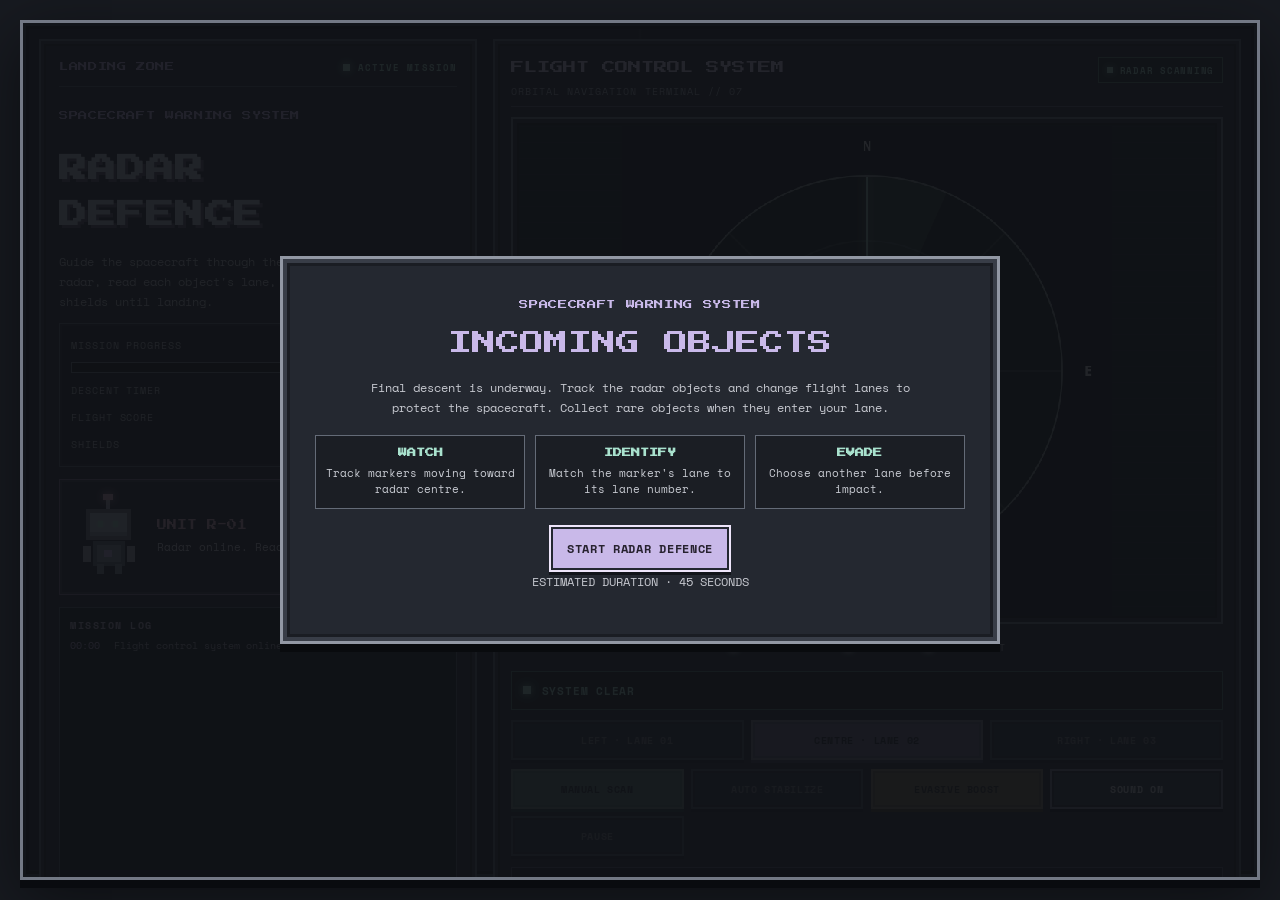
<file: game4.html>
<!DOCTYPE html>
<html lang="en">
<head>
    <meta charset="UTF-8">
    <meta name="viewport" content="width=device-width, initial-scale=1.0">
    <meta name="theme-color" content="#171a20">
    <title>Landing Zone | Radar Defence</title>
    <link rel="preconnect" href="https://fonts.googleapis.com">
    <link rel="preconnect" href="https://fonts.gstatic.com" crossorigin>
    <link href="https://fonts.googleapis.com/css2?family=Press+Start+2P&family=Space+Mono:wght@400;700&display=swap" rel="stylesheet">
    <link rel="stylesheet" href="game4.css">
</head>
<body class="game4-page">
    <main id="game4-root" aria-label="Landing Zone Radar Defence"></main>
    <script src="game4.js"></script>
</body>
</html>
</file>
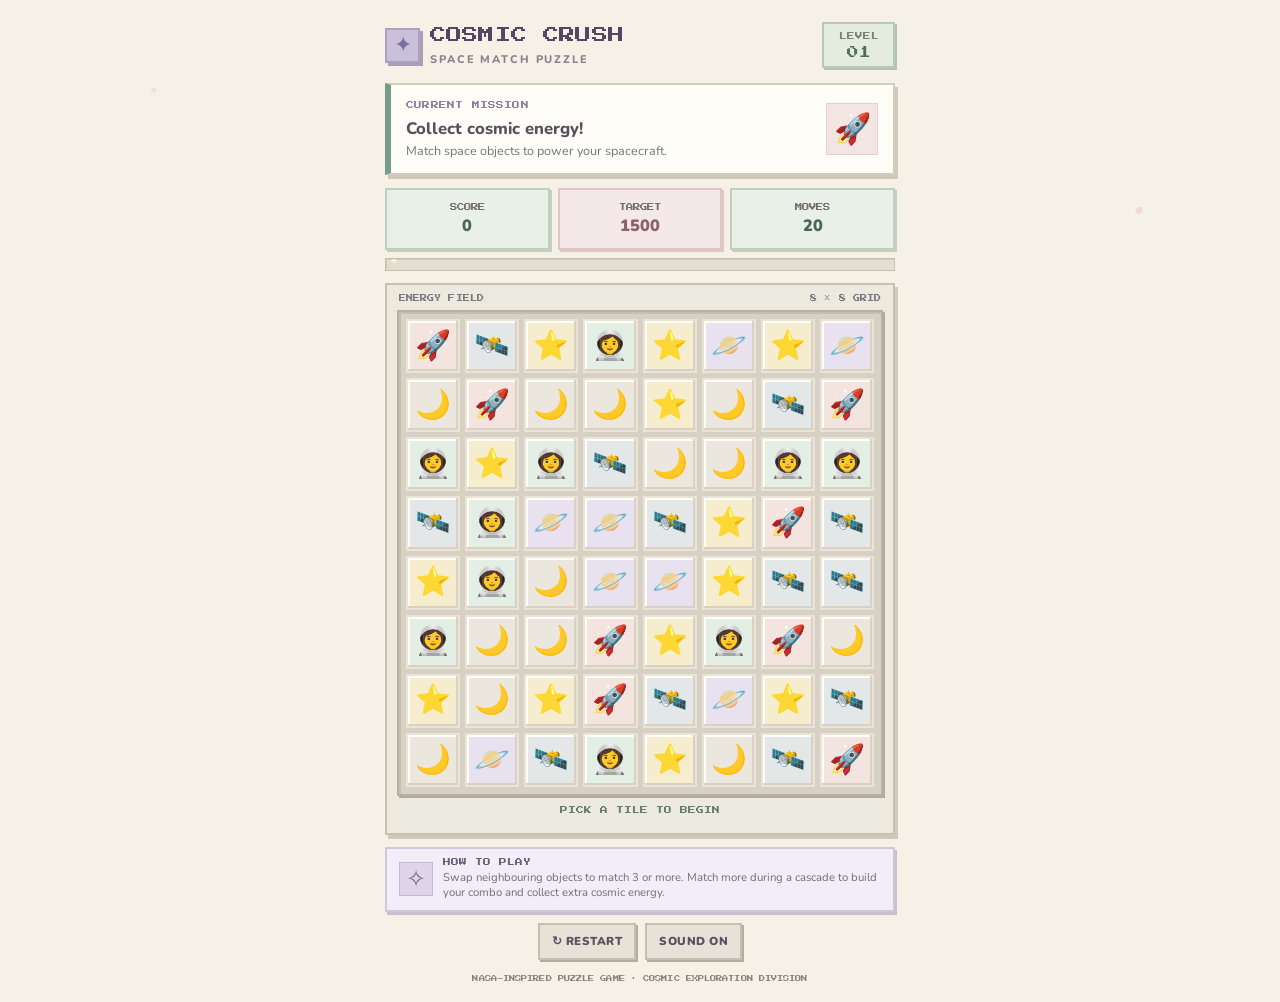
<file: gamecrush.html>
<!DOCTYPE html>
<html lang="en">
<head>
    <meta charset="UTF-8">
    <meta name="viewport" content="width=device-width, initial-scale=1.0">
    <meta name="theme-color" content="#f5f1e7">
    <title>Cosmic Crush — Mission Match</title>
    <link rel="preconnect" href="https://fonts.googleapis.com">
    <link rel="preconnect" href="https://fonts.gstatic.com" crossorigin>
    <link href="https://fonts.googleapis.com/css2?family=Nunito:wght@400;600;700;800&family=Press+Start+2P&display=swap" rel="stylesheet">
    <link rel="stylesheet" href="stylecrush.css">
</head>
<body>
    <main class="cosmic-crush">
        <header class="game-header">
            <div class="game-brand">
                <span class="game-brand__star" aria-hidden="true">✦</span>
                <div>
                    <h1>COSMIC CRUSH</h1>
                    <p>SPACE MATCH PUZZLE</p>
                </div>
            </div>
            <div class="level-badge" aria-label="Current level">
                <span>LEVEL</span>
                <strong id="level">01</strong>
            </div>
        </header>

        <section class="mission-card" aria-labelledby="missionTitle">
            <div class="mission-card__copy">
                <span class="section-kicker">CURRENT MISSION</span>
                <h2 id="missionTitle">Collect cosmic energy!</h2>
                <p>Match space objects to power your spacecraft.</p>
            </div>
            <span class="mission-card__ship" role="img" aria-label="Spacecraft">🚀</span>
        </section>

        <section class="game-stats" aria-label="Game statistics">
            <div class="stat-card">
                <span>SCORE</span>
                <strong id="score">0</strong>
            </div>
            <div class="stat-card stat-card--target">
                <span>TARGET</span>
                <strong id="target">1500</strong>
            </div>
            <div class="stat-card">
                <span>MOVES</span>
                <strong id="moves">20</strong>
            </div>
        </section>

        <div class="progress-track" role="progressbar" aria-label="Mission target progress"
            aria-valuemin="0" aria-valuemax="1500" aria-valuenow="0">
            <div id="progressBar" class="progress-track__fill"></div>
            <span class="progress-track__spark" aria-hidden="true">✦</span>
        </div>

        <section class="puzzle-panel" aria-label="Match-three game">
            <div class="puzzle-panel__topline">
                <span>ENERGY FIELD</span>
                <span>8 × 8 GRID</span>
            </div>
            <div id="gameBoard" class="game-board" role="grid" aria-label="Cosmic Crush game board"></div>
            <p id="gameMessage" class="game-message" role="status" aria-live="polite">PICK A TILE TO BEGIN</p>
        </section>

        <section class="how-to-play" aria-labelledby="howToPlayTitle">
            <div class="how-to-play__icon" aria-hidden="true">✧</div>
            <div>
                <h2 id="howToPlayTitle">HOW TO PLAY</h2>
                <p>Swap neighbouring objects to match 3 or more. Match more during a cascade to build your combo and collect extra cosmic energy.</p>
            </div>
        </section>

        <div class="game-actions">
            <button id="restartButton" class="secondary-button" type="button">↻ RESTART</button>
            <button id="soundToggle" class="secondary-button" type="button" aria-pressed="true">SOUND ON</button>
        </div>

        <footer class="game-footer">NASA-INSPIRED PUZZLE GAME · COSMIC EXPLORATION DIVISION</footer>
    </main>

    <div id="missionModal" class="mission-modal" role="dialog" aria-modal="true"
        aria-labelledby="modalTitle" aria-describedby="modalMessage" hidden>
        <section class="mission-modal__card">
            <span id="modalIcon" class="mission-modal__icon" aria-hidden="true">🏆</span>
            <span id="modalLabel" class="section-kicker">MISSION COMPLETE</span>
            <h2 id="modalTitle">Stellar work!</h2>
            <p id="modalMessage">You collected enough cosmic energy to power your spacecraft.</p>
            <strong id="modalReward" class="mission-modal__reward">SPACE POINTS +0</strong>
            <button id="modalAction" class="primary-button" type="button">NEXT LEVEL</button>
        </section>
    </div>

    <script src="gamecrush.js"></script>
</body>
</html>
</file>
<file: game4.css>
.landing-zone {
    --lz-bg: #171a20;
    --lz-panel: #242830;
    --lz-metal: #303641;
    --lz-silver: #c7cbd2;
    --lz-lavender: #c9b9e9;
    --lz-mint: #a9e2ce;
    --lz-pink: #e9b8cb;
    --lz-red: #ff777d;
    --lz-orange: #ffb477;
    --lz-gold: #f2d18a;
    --lz-ink: #121419;
    width: 100%;
    min-height: 100%;
    box-sizing: border-box;
    color: #e8e9ed;
    background: var(--lz-bg);
    font-family: "Space Mono", "Courier New", monospace;
}

body.has-active-minigame .landing-zone.beyond-minigame {
    padding: 0.6rem;
}

.game4-page {
    min-width: 320px;
    min-height: 100vh;
    margin: 0;
    background: var(--lz-bg, #171a20);
}

#game4-root {
    width: 100%;
    min-height: 100vh;
}

.landing-zone--standalone {
    display: grid;
    place-items: center;
    min-height: 100vh;
    padding: 1.25rem;
}

.landing-zone *,
.landing-zone *::before,
.landing-zone *::after {
    box-sizing: border-box;
}

.landing-zone__shell {
    position: relative;
    display: grid;
    grid-template-columns: minmax(275px, 0.82fr) minmax(460px, 1.4fr);
    gap: 1rem;
    width: min(1440px, 100%);
    max-height: calc(100dvh - 2.5rem);
    min-height: min(760px, calc(100dvh - 2.5rem));
    margin: auto;
    padding: 1rem;
    overflow: auto;
    background:
        linear-gradient(90deg, transparent 0 49.8%, rgba(201, 185, 233, 0.06) 50%, transparent 50.2%),
        #1c2027;
    border: 3px solid #737985;
    box-shadow:
        inset 0 0 0 3px #353a44,
        inset 0 0 0 6px #101318,
        0 8px 0 #090b0f,
        0 18px 60px rgba(0, 0, 0, 0.48);
}

.landing-zone__briefing,
.landing-zone__cockpit {
    min-width: 0;
    background: var(--lz-panel);
    border: 2px solid #606672;
    box-shadow: inset 0 0 0 3px #30353e, inset 0 0 0 5px #1a1d23;
}

.landing-zone__briefing {
    display: flex;
    flex-direction: column;
    gap: 0.75rem;
    padding: clamp(0.8rem, 1.4vw, 1.2rem);
}

.landing-zone__brandline,
.landing-zone__section-label,
.landing-zone__eyebrow {
    color: var(--lz-lavender);
    font-family: "Press Start 2P", "Courier New", monospace;
    font-size: 0.58rem;
    line-height: 1.8;
    letter-spacing: 0.07em;
}

.landing-zone__brandline {
    display: flex;
    align-items: center;
    justify-content: space-between;
    gap: 0.5rem;
    padding-bottom: 0.65rem;
    border-bottom: 1px solid #555b66;
}

.landing-zone__active {
    display: inline-flex;
    align-items: center;
    gap: 0.45rem;
    color: var(--lz-mint);
    font: 700 0.58rem "Space Mono", "Courier New", monospace;
    letter-spacing: 0.12em;
}

.landing-zone__active::before {
    width: 7px;
    height: 7px;
    content: "";
    background: var(--lz-mint);
    box-shadow: 0 0 10px var(--lz-mint);
    animation: lzPulse 1s steps(2, end) infinite;
}

.landing-zone__title {
    margin: 0;
    color: var(--lz-silver);
    font-family: "Press Start 2P", "Courier New", monospace;
    font-size: clamp(1.05rem, 2.4vw, 1.75rem);
    line-height: 1.65;
    letter-spacing: 0.04em;
    text-shadow: 3px 3px #595367;
}

.landing-zone__intro {
    margin: 0;
    color: #c4c6cc;
    font-size: 0.76rem;
    line-height: 1.65;
}

.landing-zone__meter-panel {
    display: grid;
    grid-template-columns: 1fr auto;
    align-items: center;
    gap: 0.4rem 0.8rem;
    padding: 0.7rem;
    background: #1b1e24;
    border: 1px solid #616772;
    box-shadow: inset 0 0 0 2px #272c34;
}

.landing-zone__meter-panel > span {
    color: #bfc2c9;
    font-size: 0.64rem;
    letter-spacing: 0.09em;
}

.landing-zone__meter-panel strong {
    color: var(--lz-gold);
    font: 700 0.88rem "Space Mono", "Courier New", monospace;
}

.landing-zone__progress {
    grid-column: 1 / -1;
    height: 11px;
    padding: 2px;
    background: #101217;
    border: 1px solid #747b86;
}

.landing-zone__progress-fill {
    width: 100%;
    height: 100%;
    background: repeating-linear-gradient(90deg, var(--lz-mint) 0 10px, #76bda8 10px 12px);
    transition: width 180ms linear;
}

.landing-zone__shields {
    display: flex;
    gap: 0.35rem;
    justify-content: flex-end;
}

.landing-zone__shield {
    display: inline-block;
    width: 17px;
    height: 20px;
    background: var(--lz-mint);
    clip-path: polygon(50% 0, 94% 19%, 86% 68%, 50% 100%, 14% 68%, 6% 19%);
    filter: drop-shadow(0 0 4px rgba(169, 226, 206, 0.35));
}

.landing-zone__shield.is-lost {
    background: #565b65;
    filter: none;
}

.landing-zone__robot-card {
    display: grid;
    grid-template-columns: 74px 1fr;
    align-items: center;
    gap: 0.75rem;
    min-height: 116px;
    padding: 0.7rem;
    background: #2a2933;
    border: 1px solid #80748f;
    box-shadow: inset 0 0 0 2px #413947;
}

.landing-zone__robot {
    position: relative;
    width: 60px;
    height: 77px;
    margin: auto;
    animation: lzRobotBob 1.8s steps(2, end) infinite;
}

.landing-zone__robot-antenna {
    position: absolute;
    top: 0;
    left: 28px;
    width: 4px;
    height: 12px;
    background: #aeb3be;
}

.landing-zone__robot-antenna::before {
    position: absolute;
    top: -4px;
    left: -3px;
    width: 10px;
    height: 6px;
    content: "";
    background: var(--lz-pink);
    box-shadow: 0 0 8px var(--lz-pink);
}

.landing-zone__robot-head {
    position: absolute;
    top: 11px;
    left: 8px;
    width: 45px;
    height: 31px;
    background: #bdc2cb;
    border: 4px solid #777e8a;
    box-shadow: inset 0 -4px #999fac;
}

.landing-zone__robot-eyes {
    position: absolute;
    top: 8px;
    left: 8px;
    display: flex;
    gap: 10px;
}

.landing-zone__robot-eyes i {
    width: 5px;
    height: 6px;
    background: var(--lz-mint);
    box-shadow: 0 0 6px var(--lz-mint);
    animation: lzBlink 3.2s steps(1, end) infinite;
}

.landing-zone__robot-body {
    position: absolute;
    top: 43px;
    left: 15px;
    width: 32px;
    height: 25px;
    background: #9299a5;
    border: 4px solid #666d79;
}

.landing-zone__robot-body::after {
    position: absolute;
    top: 5px;
    left: 7px;
    width: 8px;
    height: 7px;
    content: "";
    background: var(--lz-lavender);
}

.landing-zone__robot-leg {
    position: absolute;
    top: 66px;
    width: 7px;
    height: 10px;
    background: #8a909c;
}

.landing-zone__robot-leg--left {
    left: 19px;
}

.landing-zone__robot-leg--right {
    left: 37px;
}

.landing-zone__robot-arm {
    position: absolute;
    top: 48px;
    width: 8px;
    height: 16px;
    background: #adb3bd;
}

.landing-zone__robot-arm--left {
    left: 5px;
}

.landing-zone__robot-arm--right {
    right: 3px;
}

.landing-zone__robot-name {
    margin: 0 0 0.25rem;
    color: var(--lz-pink);
    font: 0.62rem "Press Start 2P", "Courier New", monospace;
    line-height: 1.6;
}

.landing-zone__robot-message {
    margin: 0;
    color: #e1dee6;
    font-size: 0.7rem;
    line-height: 1.55;
}

.landing-zone__log {
    display: flex;
    flex: 1;
    flex-direction: column;
    min-height: 116px;
    padding: 0.65rem;
    background: #181b21;
    border: 1px solid #545b66;
}

.landing-zone__log-title {
    margin: 0 0 0.4rem;
    color: #bdb4cb;
    font-size: 0.62rem;
    letter-spacing: 0.15em;
}

.landing-zone__log-list {
    display: grid;
    align-content: start;
    gap: 0.24rem;
    padding: 0;
    margin: 0;
    color: #aeb2bb;
    font-size: 0.61rem;
    line-height: 1.4;
    list-style: none;
}

.landing-zone__log-list li {
    display: grid;
    grid-template-columns: 38px 1fr;
    gap: 0.35rem;
}

.landing-zone__log-list time {
    color: var(--lz-lavender);
}

.landing-zone__cockpit {
    display: flex;
    flex-direction: column;
    gap: 0.65rem;
    padding: clamp(0.7rem, 1.3vw, 1rem);
}

.landing-zone__cockpit-header {
    display: flex;
    align-items: flex-start;
    justify-content: space-between;
    gap: 1rem;
    padding-bottom: 0.45rem;
    border-bottom: 1px solid #5b616c;
}

.landing-zone__cockpit-header h2 {
    margin: 0;
    color: #e1d8f1;
    font: 0.83rem/1.7 "Press Start 2P", "Courier New", monospace;
}

.landing-zone__cockpit-subtitle {
    margin: 0.25rem 0 0;
    color: #aeb3bd;
    font-size: 0.64rem;
    letter-spacing: 0.1em;
}

.landing-zone__scan-indicator {
    display: inline-flex;
    align-items: center;
    gap: 0.4rem;
    padding: 0.35rem 0.5rem;
    color: var(--lz-mint);
    background: #1b2425;
    border: 1px solid #5a8175;
    font: 700 0.58rem "Space Mono", "Courier New", monospace;
    letter-spacing: 0.08em;
}

.landing-zone__scan-indicator::before {
    width: 6px;
    height: 6px;
    content: "";
    background: var(--lz-mint);
    box-shadow: 0 0 8px var(--lz-mint);
    animation: lzPulse 0.8s steps(2, end) infinite;
}

.landing-zone__radar-frame {
    position: relative;
    display: grid;
    flex: 1;
    min-height: 300px;
    place-items: center;
    padding: 0.4rem;
    overflow: hidden;
    background:
        repeating-linear-gradient(0deg, transparent 0 15px, rgba(199, 203, 210, 0.025) 15px 16px),
        #191d23;
    border: 2px solid #747b87;
    box-shadow: inset 0 0 0 4px #292e37, inset 0 0 0 6px #111419;
}

.landing-zone__radar {
    display: block;
    width: min(100%, 490px);
    max-height: 100%;
    aspect-ratio: 1;
    image-rendering: pixelated;
}

.landing-zone__radar-legend {
    display: flex;
    justify-content: center;
    flex-wrap: wrap;
    gap: 0.45rem 1rem;
    padding: 0.35rem 0;
    color: #bfc2c9;
    font-size: 0.61rem;
}

.landing-zone__legend-item {
    display: inline-flex;
    align-items: center;
    gap: 0.4rem;
}

.landing-zone__legend-dot {
    width: 9px;
    height: 9px;
    background: var(--lz-red);
    box-shadow: 0 0 6px currentColor;
}

.landing-zone__legend-dot--asteroid {
    background: var(--lz-orange);
}

.landing-zone__legend-dot--rare {
    background: var(--lz-gold);
}

.landing-zone__warning {
    display: flex;
    align-items: center;
    gap: 0.65rem;
    min-height: 39px;
    padding: 0.55rem 0.7rem;
    color: var(--lz-mint);
    background: #1a2222;
    border: 1px solid #54766d;
    font-size: 0.7rem;
    font-weight: 700;
    letter-spacing: 0.07em;
}

.landing-zone__warning::before {
    width: 8px;
    height: 8px;
    flex: 0 0 auto;
    content: "";
    background: currentColor;
    box-shadow: 0 0 8px currentColor;
}

.landing-zone__warning[data-kind="danger"] {
    color: var(--lz-red);
    background: #2b2024;
    border-color: #9c535c;
}

.landing-zone__warning[data-kind="attention"] {
    color: var(--lz-orange);
    background: #2a2520;
    border-color: #8a6b4c;
}

.landing-zone__warning[data-kind="reward"] {
    color: var(--lz-gold);
    background: #2b2820;
    border-color: #8a774c;
}

.landing-zone__flight-controls {
    display: grid;
    gap: 0.55rem;
}

.landing-zone__trajectory {
    display: grid;
    grid-template-columns: repeat(3, minmax(0, 1fr));
    gap: 0.45rem;
}

.landing-zone__button {
    min-height: 40px;
    padding: 0.55rem 0.6rem;
    color: #d7d9de;
    background: #353b45;
    border: 2px solid #777f8c;
    box-shadow: inset 0 0 0 2px #242831, 0 3px 0 #12151a;
    font: 700 0.63rem "Space Mono", "Courier New", monospace;
    letter-spacing: 0.06em;
    cursor: pointer;
    touch-action: manipulation;
}

.landing-zone__button:hover:not(:disabled),
.landing-zone__button:focus-visible {
    color: #f3edfc;
    border-color: var(--lz-lavender);
    box-shadow: inset 0 0 0 2px #353044, 0 0 12px rgba(201, 185, 233, 0.32);
}

.landing-zone__button:active:not(:disabled) {
    transform: translateY(2px);
}

.landing-zone__button:disabled {
    opacity: 0.44;
    cursor: not-allowed;
}

.landing-zone__button.is-active {
    color: #221e2c;
    background: var(--lz-lavender);
    border-color: #e5dcf4;
    box-shadow: inset 0 0 0 2px #ad9bc9, 0 3px 0 #665978;
}

.landing-zone__utility {
    display: grid;
    grid-template-columns: repeat(4, minmax(0, 1fr));
    gap: 0.45rem;
}

.landing-zone__button--scan {
    color: #222b29;
    background: var(--lz-mint);
    border-color: #d3f0e5;
    box-shadow: inset 0 0 0 2px #84c4ae, 0 3px 0 #365f53;
}

.landing-zone__button--boost {
    color: #302614;
    background: var(--lz-gold);
    border-color: #f8e4b7;
    box-shadow: inset 0 0 0 2px #c5a867, 0 3px 0 #6c572d;
}

.landing-zone__button--boost.is-active {
    color: #29211b;
    background: var(--lz-orange);
    border-color: #ffe0c4;
}

.landing-zone__flight-status {
    display: flex;
    justify-content: space-between;
    gap: 0.75rem;
    padding: 0.45rem 0.6rem;
    color: #b9bdc6;
    background: #1d2027;
    border: 1px solid #515762;
    font-size: 0.62rem;
    letter-spacing: 0.08em;
}

.landing-zone__flight-status strong {
    color: var(--lz-lavender);
}

.landing-zone__toast {
    position: absolute;
    z-index: 4;
    top: 50%;
    left: 50%;
    max-width: min(80%, 520px);
    padding: 0.8rem 1rem;
    color: #211b2b;
    background: var(--lz-gold);
    border: 2px solid #fff0c8;
    box-shadow: 0 4px 0 #66552f, 0 0 25px rgba(242, 209, 138, 0.25);
    font: 700 0.68rem/1.5 "Space Mono", "Courier New", monospace;
    text-align: center;
    transform: translate(-50%, -50%);
}

.landing-zone__toast[hidden] {
    display: none;
}

.landing-zone__overlay {
    position: absolute;
    z-index: 5;
    inset: 0;
    display: grid;
    place-items: center;
    padding: 1rem;
    background: rgba(15, 17, 22, 0.9);
}

.landing-zone__overlay[hidden] {
    display: none;
}

.landing-zone__overlay-card {
    width: min(720px, 100%);
    padding: clamp(1rem, 3vw, 2rem);
    color: #e5e6eb;
    background: #242830;
    border: 3px solid #9298a4;
    box-shadow: inset 0 0 0 4px #383d47, inset 0 0 0 7px #1a1d23, 0 8px 0 #090b0e;
    text-align: center;
}

.landing-zone__overlay-card h2 {
    margin: 0.4rem 0 0.8rem;
    color: var(--lz-lavender);
    font: clamp(0.9rem, 2.6vw, 1.5rem)/1.8 "Press Start 2P", "Courier New", monospace;
}

.landing-zone__overlay-card p {
    margin: 0 auto 1rem;
    max-width: 580px;
    color: #c7c9d0;
    font-size: 0.78rem;
    line-height: 1.65;
}

.landing-zone__instructions {
    display: grid;
    grid-template-columns: repeat(3, minmax(0, 1fr));
    gap: 0.6rem;
    margin: 1rem 0;
}

.landing-zone__instruction {
    padding: 0.65rem 0.45rem;
    background: #1b1e24;
    border: 1px solid #646b77;
    color: #c8cbd2;
    font-size: 0.66rem;
    line-height: 1.55;
}

.landing-zone__instruction strong {
    display: block;
    margin-bottom: 0.3rem;
    color: var(--lz-mint);
    font-family: "Press Start 2P", "Courier New", monospace;
    font-size: 0.57rem;
}

.landing-zone__overlay .landing-zone__button {
    min-height: 47px;
    padding-inline: 1rem;
    color: #27222f;
    background: var(--lz-lavender);
    border-color: #eee5fa;
    font-size: 0.72rem;
}

.landing-zone__result-stats {
    display: flex;
    justify-content: center;
    flex-wrap: wrap;
    gap: 0.7rem;
    margin: 1rem 0;
}

.landing-zone__result-stat {
    min-width: 135px;
    padding: 0.75rem;
    background: #191c22;
    border: 1px solid #68707c;
}

.landing-zone__result-stat span {
    display: block;
    color: #b5b9c2;
    font-size: 0.6rem;
    letter-spacing: 0.12em;
}

.landing-zone__result-stat strong {
    display: block;
    margin-top: 0.35rem;
    color: var(--lz-gold);
    font-size: 1.1rem;
}

.landing-zone__badge {
    display: inline-block;
    padding: 0.55rem 0.75rem;
    color: #332819;
    background: var(--lz-gold);
    border: 2px solid #fff0c8;
    font: 0.59rem/1.7 "Press Start 2P", "Courier New", monospace;
}

.landing-zone__badge[hidden] {
    display: none;
}

.landing-zone__robot.is-alert .landing-zone__robot-antenna::before {
    background: var(--lz-red);
    box-shadow: 0 0 10px var(--lz-red);
}

.landing-zone__robot.is-happy .landing-zone__robot-antenna::before {
    background: var(--lz-gold);
    box-shadow: 0 0 10px var(--lz-gold);
}

.landing-zone__button:focus-visible {
    outline: 2px solid #fff0bc;
    outline-offset: 3px;
}

@keyframes lzPulse {
    50% { opacity: 0.45; }
}

@keyframes lzRobotBob {
    50% { transform: translateY(-3px); }
}

@keyframes lzBlink {
    0%, 96%, 100% { transform: scaleY(1); }
    98% { transform: scaleY(0.15); }
}

@media (max-width: 960px) {
    .landing-zone__shell {
        grid-template-columns: minmax(250px, 0.76fr) minmax(400px, 1.2fr);
        gap: 0.65rem;
        padding: 0.65rem;
    }

    .landing-zone__utility {
        grid-template-columns: repeat(2, minmax(0, 1fr));
    }
}

@media (max-width: 760px) {
    .landing-zone--standalone {
        display: block;
        padding: 0.5rem;
    }

    .landing-zone__overlay {
        position: fixed;
    }

    .landing-zone__shell {
        grid-template-columns: 1fr;
        width: 100%;
        max-height: none;
        min-height: 0;
        padding: 0.55rem;
    }

    .landing-zone__briefing {
        display: grid;
        grid-template-columns: 1fr;
    }

    .landing-zone__log-list {
        max-height: 110px;
        overflow: auto;
    }

    .landing-zone__radar-frame {
        min-height: 0;
    }

    .landing-zone__radar {
        width: min(100%, 410px);
    }

    .landing-zone__cockpit-header h2 {
        font-size: 0.68rem;
    }
}

@media (min-width: 761px) and (max-height: 820px) {
    body.has-active-minigame .mission-play-host .landing-zone.beyond-minigame .landing-zone__shell {
        width: 100%;
        height: 100%;
        max-height: 100%;
        min-height: 0;
        grid-template-columns: minmax(220px, 0.78fr) minmax(0, 1.65fr);
        gap: 0.55rem;
        padding: 0.55rem;
        overflow: auto;
    }

    body.has-active-minigame .mission-play-host .landing-zone__briefing {
        min-height: 0;
        gap: 0.45rem;
        padding: 0.55rem;
    }

    body.has-active-minigame .mission-play-host .landing-zone__title {
        font-size: clamp(0.85rem, 1.3vw, 1.1rem);
        line-height: 1.4;
    }

    body.has-active-minigame .mission-play-host .landing-zone__intro {
        font-size: 0.68rem;
        line-height: 1.45;
    }

    body.has-active-minigame .mission-play-host .landing-zone__meter-panel {
        gap: 0.3rem 0.6rem;
        padding: 0.45rem;
    }

    body.has-active-minigame .mission-play-host .landing-zone__robot-card {
        grid-template-columns: 58px 1fr;
        min-height: 78px;
        gap: 0.5rem;
        padding: 0.45rem;
    }

    body.has-active-minigame .mission-play-host .landing-zone__robot {
        transform: scale(0.82);
    }

    body.has-active-minigame .mission-play-host .landing-zone__log {
        min-height: 58px;
        padding: 0.45rem;
    }

    body.has-active-minigame .mission-play-host .landing-zone__log-list {
        max-height: 78px;
        overflow: auto;
    }

    body.has-active-minigame .mission-play-host .landing-zone__cockpit {
        display: grid;
        grid-template-areas:
            "header header"
            "radar legend"
            "radar warning"
            "radar controls"
            "radar status";
        grid-template-columns: minmax(0, 1.3fr) minmax(230px, 0.9fr);
        grid-template-rows: auto minmax(0, 1fr) auto auto auto;
        min-height: 0;
        gap: 0.4rem;
        padding: 0.55rem;
    }

    body.has-active-minigame .mission-play-host .landing-zone__cockpit-header {
        grid-area: header;
    }

    body.has-active-minigame .mission-play-host .landing-zone__radar-frame {
        grid-area: radar;
    }

    body.has-active-minigame .mission-play-host .landing-zone__radar-legend {
        grid-area: legend;
        padding: 0.2rem 0;
    }

    body.has-active-minigame .mission-play-host .landing-zone__warning {
        grid-area: warning;
        min-height: 34px;
        padding: 0.4rem 0.55rem;
    }

    body.has-active-minigame .mission-play-host .landing-zone__flight-controls {
        grid-area: controls;
        gap: 0.4rem;
    }

    body.has-active-minigame .mission-play-host .landing-zone__flight-status {
        grid-area: status;
        padding: 0.35rem 0.5rem;
    }

    body.has-active-minigame .mission-play-host .landing-zone__utility {
        grid-template-columns: repeat(5, minmax(0, 1fr));
        gap: 0.35rem;
    }

    body.has-active-minigame .mission-play-host .landing-zone__button {
        min-height: 36px;
        padding: 0.4rem 0.3rem;
        font-size: 0.56rem;
    }

    body.has-active-minigame .mission-play-host .landing-zone__radar-frame {
        min-height: 0;
        padding: 0.25rem;
    }

    body.has-active-minigame .mission-play-host .landing-zone__radar {
        width: min(100%, 350px);
        height: auto;
        max-width: 100%;
        max-height: 100%;
        aspect-ratio: 1;
    }
}

@media (max-width: 460px) {
    .landing-zone__brandline {
        align-items: flex-start;
        flex-direction: column;
    }

    .landing-zone__cockpit-header {
        flex-direction: column;
        gap: 0.4rem;
    }

    .landing-zone__instructions {
        grid-template-columns: 1fr;
    }

    .landing-zone__trajectory {
        gap: 0.3rem;
    }

    .landing-zone__button {
        padding-inline: 0.35rem;
        font-size: 0.56rem;
    }

    .landing-zone__toast {
        width: 90%;
        max-width: none;
    }
}

@media (prefers-reduced-motion: reduce) {
    .landing-zone *,
    .landing-zone *::before,
    .landing-zone *::after {
        animation-duration: 0.01ms !important;
        animation-iteration-count: 1 !important;
        scroll-behavior: auto !important;
    }
}
</file>
<file: stylecrush.css>
:root {
    color-scheme: light;
    --cream: #f5f1e7;
    --paper: #fffdf7;
    --mint: #b7ddca;
    --mint-dark: #769d88;
    --pink: #e8bdc9;
    --lavender: #c9c1dc;
    --silver: #d9d9d2;
    --metal: #c6bda9;
    --charcoal: #34343b;
    --muted: #76747a;
    --line: #d4cdbd;
    --pixel-font: "Press Start 2P", "Courier New", monospace;
    --body-font: "Nunito", "Trebuchet MS", sans-serif;
}

* {
    box-sizing: border-box;
}

body {
    min-width: 320px;
    min-height: 100vh;
    margin: 0;
    padding: 22px 12px 18px;
    color: var(--charcoal);
    background:
        radial-gradient(circle at 12% 9%, rgba(201, 193, 220, 0.35) 0 2px, transparent 3px),
        radial-gradient(circle at 89% 21%, rgba(232, 189, 201, 0.45) 0 3px, transparent 4px),
        var(--cream);
    font-family: var(--body-font);
}

button {
    font: inherit;
}

.cosmic-crush {
    width: min(100%, 510px);
    margin: 0 auto;
}

.game-header {
    display: flex;
    align-items: center;
    justify-content: space-between;
    gap: 12px;
    margin-bottom: 15px;
}

.game-brand {
    display: flex;
    align-items: center;
    gap: 10px;
    min-width: 0;
}

.game-brand__star {
    display: grid;
    width: 35px;
    height: 35px;
    flex: 0 0 auto;
    place-items: center;
    color: #806f9e;
    background: var(--lavender);
    border: 2px solid #ad9fbe;
    box-shadow: 3px 3px 0 #aaa0b6;
    font-size: 22px;
}

.game-brand h1 {
    margin: 0;
    color: #514963;
    font: clamp(0.75rem, 3.5vw, 1rem)/1.5 var(--pixel-font);
    letter-spacing: 0.01em;
}

.game-brand p {
    margin: 5px 0 0;
    color: #88818c;
    font-size: 0.69rem;
    font-weight: 800;
    letter-spacing: 0.17em;
}

.level-badge {
    display: grid;
    min-width: 73px;
    padding: 8px 7px;
    text-align: center;
    background: #e4ecdf;
    border: 2px solid #b9c9b8;
    box-shadow: 2px 2px 0 #b5c2b1;
}

.level-badge span {
    color: #738373;
    font: 0.47rem var(--pixel-font);
}

.level-badge strong {
    margin-top: 6px;
    color: #536959;
    font: 0.72rem var(--pixel-font);
}

.mission-card,
.puzzle-panel,
.how-to-play {
    background: var(--paper);
    border: 2px solid var(--line);
    box-shadow: 3px 4px 0 rgba(190, 180, 161, 0.65);
}

.mission-card {
    display: flex;
    align-items: center;
    justify-content: space-between;
    gap: 10px;
    min-height: 92px;
    padding: 13px 15px;
    margin-bottom: 13px;
    border-left: 6px solid var(--mint-dark);
}

.section-kicker {
    display: block;
    color: #8d7e9e;
    font: 0.48rem/1.6 var(--pixel-font);
    letter-spacing: 0.025em;
}

.mission-card h2 {
    margin: 7px 0 3px;
    color: #56505f;
    font-size: 1.04rem;
    font-weight: 800;
    line-height: 1.2;
}

.mission-card p {
    margin: 0;
    color: var(--muted);
    font-size: 0.79rem;
    line-height: 1.35;
}

.mission-card__ship {
    display: grid;
    width: 52px;
    height: 52px;
    flex: 0 0 auto;
    place-items: center;
    background: #f3e5e2;
    border: 1px solid #e6cece;
    font-size: 30px;
}

.game-stats {
    display: grid;
    grid-template-columns: repeat(3, 1fr);
    gap: 8px;
    margin-bottom: 8px;
}

.stat-card {
    display: flex;
    min-height: 62px;
    flex-direction: column;
    align-items: center;
    justify-content: center;
    gap: 7px;
    background: #e8f0e7;
    border: 2px solid #bfcebd;
    box-shadow: 2px 2px 0 #c6cebd;
}

.stat-card--target {
    background: #f5e8e8;
    border-color: #dfc5c6;
    box-shadow: 2px 2px 0 #dcc7c5;
}

.stat-card span {
    color: #73716f;
    font: 0.46rem var(--pixel-font);
}

.stat-card strong {
    color: #4a6654;
    font-size: 1.02rem;
    font-weight: 900;
    line-height: 1;
}

.stat-card--target strong {
    color: #8c626d;
}

.progress-track {
    position: relative;
    height: 13px;
    padding: 2px;
    margin-bottom: 12px;
    overflow: hidden;
    background: #e2ded2;
    border: 1px solid #c5bdad;
    box-shadow: inset 1px 1px 0 #d1cbbb;
}

.progress-track__fill {
    width: 0%;
    height: 100%;
    background: repeating-linear-gradient(90deg, #93c2a8 0 12px, #a5d1b6 12px 15px);
    transition: width 180ms ease-out;
}

.progress-track__spark {
    position: absolute;
    top: -4px;
    left: 3px;
    color: #fff7c9;
    font-size: 12px;
    line-height: 1;
    transition: left 180ms ease-out;
}

.puzzle-panel {
    padding: 10px;
    background: #ece9df;
    border-color: #c8c0b1;
}

.puzzle-panel__topline {
    display: flex;
    justify-content: space-between;
    padding: 0 2px 8px;
    color: #7d7880;
    font: 0.44rem var(--pixel-font);
    letter-spacing: 0.01em;
}

.game-board {
    display: grid;
    grid-template-columns: repeat(8, minmax(0, 1fr));
    gap: 5px;
    width: 100%;
    padding: 7px;
    background: #d7d1c5;
    border: 2px solid #b8afa0;
    box-shadow: inset 2px 2px 0 #c6beb0, 2px 2px 0 #b2aa9c;
    user-select: none;
    -webkit-tap-highlight-color: transparent;
}

.game-tile {
    display: grid;
    min-width: 0;
    aspect-ratio: 1;
    place-items: center;
    padding: 0;
    overflow: hidden;
    color: var(--charcoal);
    background: #f5f2e8;
    border: 2px solid #ebe4d6;
    box-shadow: inset -2px -2px 0 #d9d2c4, inset 2px 2px 0 #fffdf7;
    font-size: clamp(1.05rem, 6vw, 1.8rem);
    line-height: 1;
    cursor: pointer;
    touch-action: manipulation;
    transition: transform 110ms ease, filter 110ms ease, background-color 110ms ease;
}

.game-tile[data-kind="astronaut"] {
    background-color: #e3eee5;
}

.game-tile[data-kind="rocket"] {
    background-color: #f3e4e0;
}

.game-tile[data-kind="planet"] {
    background-color: #e8e1ef;
}

.game-tile[data-kind="star"] {
    background-color: #f6edcf;
}

.game-tile[data-kind="satellite"] {
    background-color: #e3e7e8;
}

.game-tile[data-kind="moon"] {
    background-color: #ebe6de;
}

.game-tile:hover:not(:disabled) {
    filter: brightness(1.04);
    transform: translateY(-1px);
}

.game-tile:focus-visible,
.game-tile.is-selected {
    z-index: 1;
    outline: 3px solid #8e7ca7;
    outline-offset: -3px;
    transform: scale(0.91);
}

.game-tile:disabled {
    cursor: default;
}

.game-tile.is-clearing {
    animation: tilePop 190ms ease-in forwards;
}

.game-tile.is-falling {
    animation: tileDrop 250ms cubic-bezier(0.25, 0.75, 0.3, 1);
}

.game-tile.is-empty {
    background: rgba(245, 242, 232, 0.45);
    border-color: transparent;
    box-shadow: none;
}

.game-message {
    min-height: 19px;
    margin: 8px 2px 0;
    color: #647d6c;
    font: 0.48rem/1.6 var(--pixel-font);
    text-align: center;
}

.how-to-play {
    display: flex;
    align-items: center;
    gap: 10px;
    padding: 9px 12px;
    margin-top: 12px;
    background: #f1eefa;
    border-color: #d0c7dc;
    box-shadow: 2px 3px 0 #c8bfd1;
}

.how-to-play__icon {
    display: grid;
    width: 34px;
    height: 34px;
    flex: 0 0 auto;
    place-items: center;
    color: #806d98;
    background: #ded5eb;
    border: 1px solid #c6bad7;
    font-size: 24px;
}

.how-to-play h2 {
    margin: 0 0 4px;
    color: #6a5e79;
    font: 0.48rem var(--pixel-font);
}

.how-to-play p {
    margin: 0;
    color: #716e78;
    font-size: 0.71rem;
    line-height: 1.35;
}

.game-actions {
    display: flex;
    justify-content: center;
    gap: 9px;
    margin-top: 11px;
}

.secondary-button,
.primary-button {
    min-height: 37px;
    padding: 7px 12px;
    color: #585260;
    background: #e7e2d7;
    border: 2px solid #c7beae;
    box-shadow: 2px 2px 0 #b5ac9e;
    font-size: 0.72rem;
    font-weight: 900;
    letter-spacing: 0.045em;
    cursor: pointer;
    touch-action: manipulation;
}

.secondary-button:hover,
.primary-button:hover {
    filter: brightness(1.04);
    transform: translateY(-1px);
}

.secondary-button:active,
.primary-button:active {
    box-shadow: none;
    transform: translate(2px, 2px);
}

.secondary-button:focus-visible,
.primary-button:focus-visible {
    outline: 3px solid #8e7ca7;
    outline-offset: 2px;
}

.secondary-button:disabled {
    opacity: 0.55;
    cursor: default;
}

.game-footer {
    margin-top: 14px;
    color: #88827c;
    font: 0.39rem/1.7 var(--pixel-font);
    letter-spacing: 0.015em;
    text-align: center;
}

.mission-modal {
    position: fixed;
    z-index: 20;
    inset: 0;
    display: grid;
    place-items: center;
    padding: 18px;
    background: rgba(37, 37, 43, 0.58);
    backdrop-filter: blur(5px);
    -webkit-backdrop-filter: blur(5px);
}

.mission-modal[hidden] {
    display: none;
}

.mission-modal__card {
    display: flex;
    width: min(100%, 360px);
    flex-direction: column;
    align-items: center;
    padding: 25px 22px 22px;
    background: var(--paper);
    border: 3px solid #c8bdad;
    box-shadow: 5px 6px 0 #a9a092, inset 0 0 0 4px #f2ecdf;
    text-align: center;
    animation: modalAppear 180ms ease-out;
}

.mission-modal__icon {
    display: grid;
    width: 63px;
    height: 63px;
    place-items: center;
    margin-bottom: 13px;
    background: #f7edce;
    border: 2px solid #e2d3a9;
    font-size: 36px;
}

.mission-modal__card h2 {
    margin: 12px 0 8px;
    color: #62556f;
    font: clamp(0.8rem, 4vw, 1rem)/1.7 var(--pixel-font);
}

.mission-modal__card p {
    margin: 0;
    color: #706d72;
    font-size: 0.9rem;
    font-weight: 700;
    line-height: 1.5;
}

.mission-modal__reward {
    padding: 9px 11px;
    margin: 15px 0;
    color: #657f6c;
    background: #e4eee2;
    border: 1px solid #bdceba;
    font: 0.52rem var(--pixel-font);
}

.primary-button {
    min-width: 160px;
    color: #4f6658;
    background: var(--mint);
    border-color: #8eb6a0;
    box-shadow: 2px 3px 0 #789783;
    font: 0.54rem/1.6 var(--pixel-font);
}

@keyframes tilePop {
    50% { filter: brightness(1.25); transform: scale(1.13); }
    100% { opacity: 0; transform: scale(0.2) rotate(12deg); }
}

@keyframes tileDrop {
    from { opacity: 0.35; transform: translateY(-28%); }
    to { opacity: 1; transform: translateY(0); }
}

@keyframes modalAppear {
    from { opacity: 0; transform: translateY(8px) scale(0.97); }
    to { opacity: 1; transform: translateY(0) scale(1); }
}

@media (max-width: 390px) {
    body {
        padding: 14px 8px;
    }

    .game-board {
        gap: 3px;
        padding: 5px;
    }

    .game-tile {
        font-size: clamp(0.94rem, 6.5vw, 1.35rem);
    }

    .mission-card {
        padding-inline: 10px;
    }

    .mission-card h2 {
        font-size: 0.95rem;
    }

    .game-footer {
        font-size: 0.34rem;
    }
}

@media (prefers-reduced-motion: reduce) {
    *,
    *::before,
    *::after {
        scroll-behavior: auto !important;
        animation-duration: 0.01ms !important;
        animation-iteration-count: 1 !important;
        transition-duration: 0.01ms !important;
    }
}
</file>
